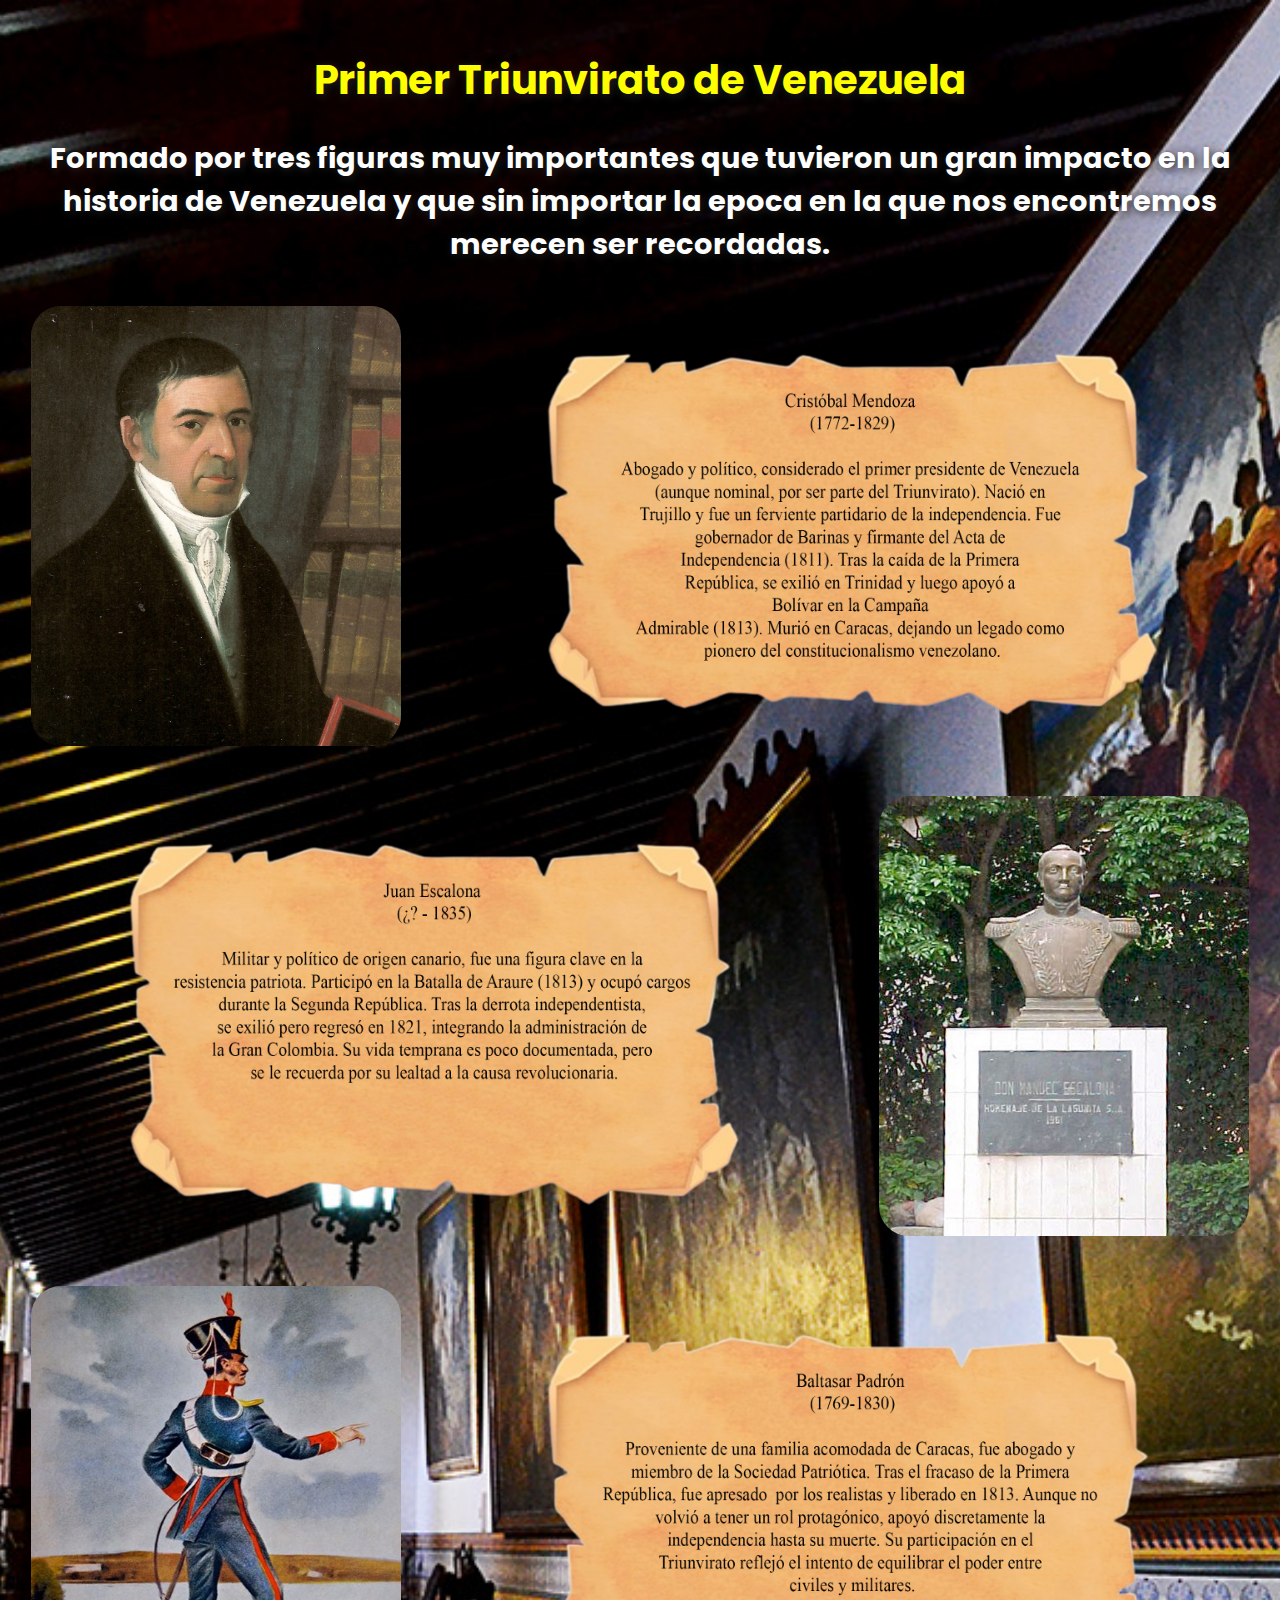
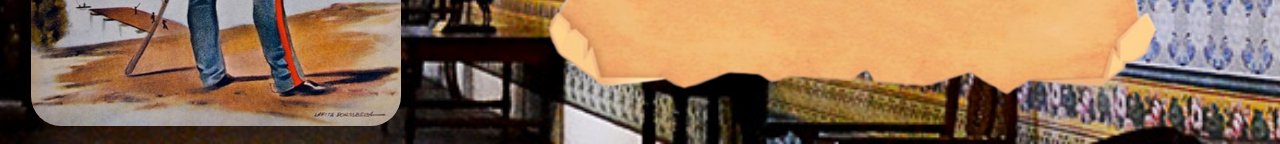
<file: Personajes.html>
<!DOCTYPE html>
<html lang="en">
<head>
    <meta charset="UTF-8">
    <meta name="viewport" content="width=device-width, initial-scale=1.0">
    <title>Primer Triunvirato de Venezuela</title>
    <link rel="stylesheet" href="Personajes.css">
    <link rel="icon" href="images/Escudo_de_Armas_de_Venezuela_2006.png" type="image/x-icon">
    <link href="https://fonts.googleapis.com/css2?family=Poppins:wght@400;500;600;700;800&display=swap" rel="stylesheet">
</head>
<body>
    <h1 class="titulo-personajes">Primer Triunvirato de Venezuela</h1>
    <h2>Formado por tres figuras muy importantes que tuvieron un gran impacto en la historia de Venezuela y que sin
        importar la epoca en la que nos encontremos merecen ser recordadas.
    </h2>
     <div class="personajes-row">
        <div class="personaje-img-container">
            <img src="images/Simon-bolivar.jpg" alt="Simón Bolívar" class="personaje-img">
        </div>
        <div class="personaje-img-container">
            <img src="images/personaje1.png" alt="Descripción personaje 1" class="personaje-img personaje1-img">
        </div>
    </div>

    <div class="personajes-row2">
        <div class="personaje-img-container">
            <img src="images/personaje2.png" alt="Descripción personaje 2" class="personaje-img2 personaje2-img">
        </div>
        <div class="personaje-img-container2">
            <img src="images/PedroCamejo1.jpg" alt="Pedro Camejo" class="personaje-img2">
        </div>
    </div>

    <div class="personajes-row3">
        <div class="personaje-img-container3">
            <img src="images/simon-rodriguez-2.jpg" alt="Simón Rodríguez" class="personaje-img3">
        </div>
        <div class="personaje-img-container3">
            <img src="images/personaje3.png" alt="Descripción personaje 3" class="personaje-img3 personaje3-img">
        </div>
    </div>

</body>
</html>
</file>
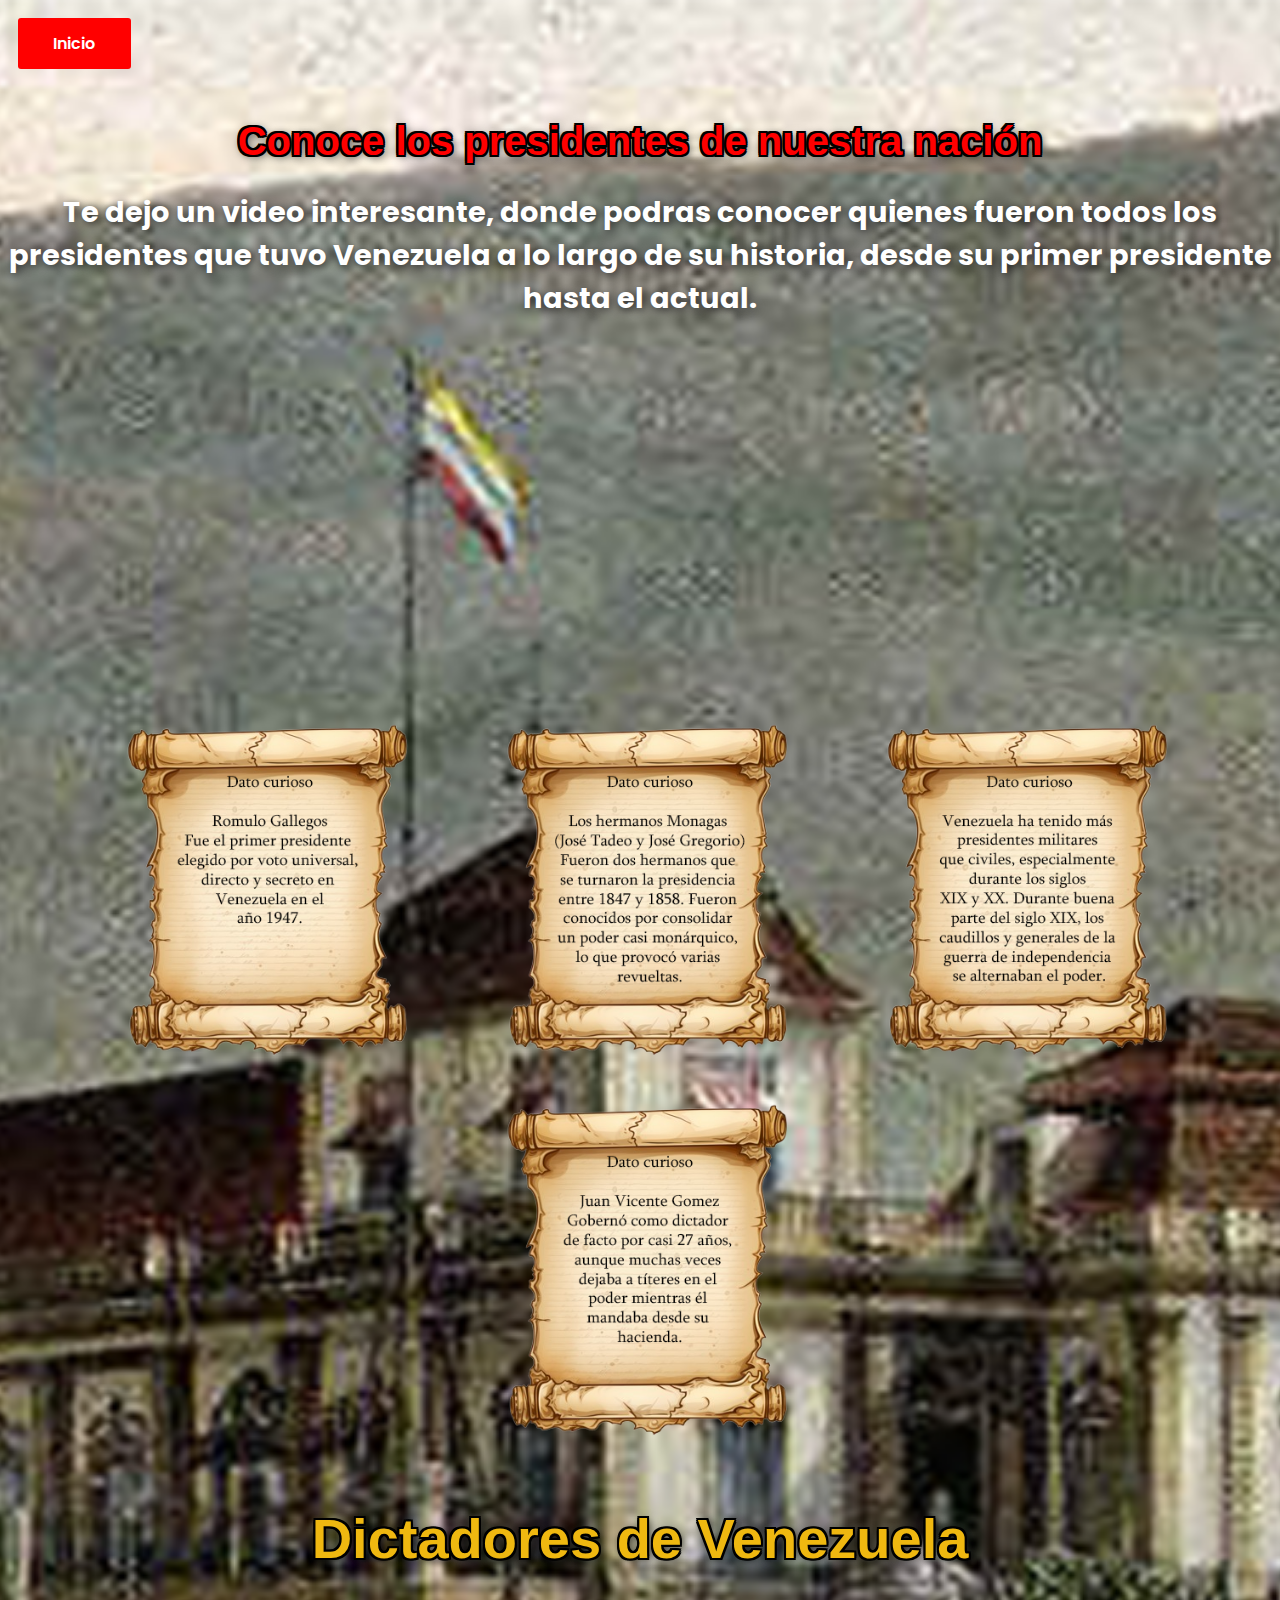
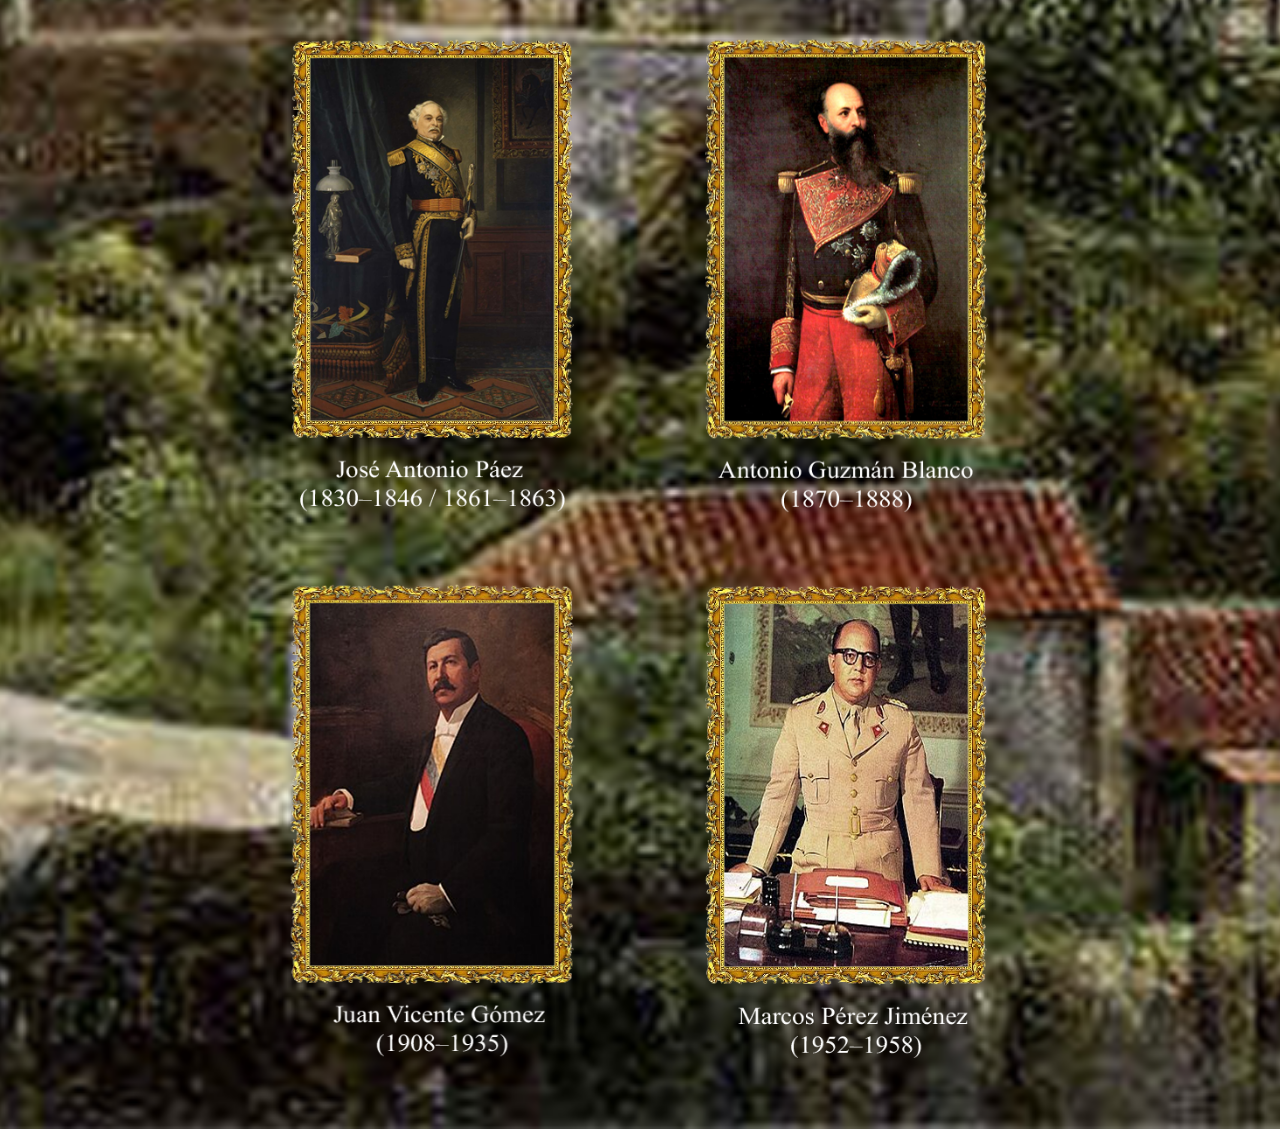
<file: Presidentes.html>
<!DOCTYPE html>
<html lang="en">
<head>
    <meta charset="UTF-8">
    <meta name="viewport" content="width=device-width, initial-scale=1.0">
    <title>Presidentes de Venezuela</title>
    <link rel="stylesheet" href="Presidentes.css">
    <link rel="icon" href="images/Escudo_de_Armas_de_Venezuela_2006.png" type="image/x-icon">
    <link href="https://fonts.googleapis.com/css2?family=Poppins:wght@400;500;600;700;800&display=swap" rel="stylesheet">
</head>
<body>
    <div>
    <a href="index.html" class="btn-back">Inicio</a>
    </div>
    <h1 class="titulo-presidentes">Conoce los presidentes de nuestra nación</h1>
    <h2>Te dejo un video interesante, donde podras conocer quienes fueron todos los presidentes que tuvo Venezuela
        a lo largo de su historia, desde su primer presidente hasta el actual.
    </h2>
    <div class="video-container">
        <iframe width="560" height="315" src="https://www.youtube.com/embed/3U7lbxQ_RiY?si=Z-EgxkGA2eJC_g69&autoplay=1&mute=1" 
        title="YouTube video player" frameborder="0" 
        allow="accelerometer; autoplay; clipboard-write; encrypted-media; gyroscope; picture-in-picture; web-share" 
        referrerpolicy="strict-origin-when-cross-origin" allowfullscreen></iframe>
    </div>
    <div class="datos-curiosos-row">
        <img src="images/dato curioso1.png" alt="Dato curioso 1 sobre presidentes de Venezuela" class="dato-curioso-img">
        <img src="images/dato curioso2.png" alt="Dato curioso 2 sobre presidentes de Venezuela" class="dato-curioso-img">
        <img src="images/dato curioso3.png" alt="Dato curioso 3 sobre presidentes de Venezuela" class="dato-curioso-img">
        <img src="images/dato curioso4.png" alt="Old parchment scroll with decorative edges displaying a fun fact about Juan Vicente Gomez. The text reads: Dato curioso. Juan Vicente Gomez Gobernó como dictador de facto por casi 27 años, aunque muchas veces dejaba a títeres en el poder mientras él mandaba desde su hacienda. The tone is informative and historical." class="dato-curioso-img">
    </div>

    <h2 class="titulo-dictadores">Dictadores de Venezuela</h2>
    <div class="dictadores-grid">
        <img src="images/dic1.png" alt="Dictadores de venezuela">
        <img src="images/dic2.png" alt="Dictadores de venezuela">
        <img src="images/dic3.png" alt="Dictadores de venezuela">
        <img src="images/dic4.png" alt="Dictadores de venezuela">
    </div>
</body>
</html>
</file>
<file: Personajes.css>
body {
    background-image: url(images/tito13.jpg);
    background-size: cover;
    background-repeat: no-repeat;
    background-position: center;
    min-height: 100vh;
    font-family: 'Poppins', Arial, sans-serif;
}

.titulo-personajes {
    text-align: center;
    margin-top: 50px;
    color: yellow;
    font-size: 2.5rem;
    text-shadow: 2px 2px 10px #222;
    font-family: 'Felix Titling', 'Poppins', Arial, sans-serif;
}

h2 {
    text-align: center;
    color: #ffffff;
    font-size: 1.8rem;
    text-shadow: 2px 2px 10px #222;
    margin-top: 20px;
    font-family: 'Poppins', Arial, sans-serif;
}

.personajes-row {
    display: flex;
    justify-content: center;
    align-items: flex-start;
    gap: 48px;
    margin-top: 40px;
    flex-wrap: wrap;
}

.personaje-img-container {
    display: flex;
    justify-content: center;
    align-items: center;
    margin: 0;
}

.personaje-img {
    max-width: 370px;
    width: 100%;
    height: auto;
    border-radius: 30px;
    background: none;
    transition: transform 0.22s cubic-bezier(.4,1.4,.6,1);
    cursor: pointer;
}

.personaje1-img {
    max-width: 800px;
    transition: transform 0.22s cubic-bezier(.4,1.4,.6,1);
    cursor: pointer;
}

.personaje1-img:hover {
    transform: scale(1.13);
    z-index: 2;
}

.personajes-row2 {
    display: flex;
    justify-content: center;
    align-items: flex-start;
    gap: 48px;
    margin-top: 40px;
    flex-wrap: wrap;
}

.personaje-img-container2 {
    display: flex;
    justify-content: center;
    align-items: center;
    margin: 0;
}

.personaje-img2 {
    max-width: 370px;
    width: 100%;
    height: auto;
    border-radius: 30px;
    background: none;
    transition: transform 0.22s cubic-bezier(.4,1.4,.6,1);
    cursor: pointer;
}

.personaje2-img {
    max-width: 800px;
    transition: transform 0.22s cubic-bezier(.4,1.4,.6,1);
    cursor: pointer;
}

.personaje2-img:hover {
    transform: scale(1.13);
    z-index: 2;
}

.personajes-row3 {
    display: flex;
    justify-content: center;
    align-items: flex-start;
    gap: 48px;
    margin-top: 40px;
    flex-wrap: wrap;
}

.personaje-img-container3 {
    display: flex;
    justify-content: center;
    align-items: center;
    margin: 0;
}

.personaje-img3 {
    max-width: 370px;
    width: 100%;
    height: auto;
    border-radius: 30px;
    background: none;
    transition: transform 0.22s cubic-bezier(.4,1.4,.6,1);
    cursor: pointer;
}

.personaje3-img {
    max-width: 800px;
    transition: transform 0.22s cubic-bezier(.4,1.4,.6,1);
    cursor: pointer;
}

.personaje3-img:hover {
    transform: scale(1.13);
    z-index: 2;
}

/* --- RESPONSIVE DESIGN --- */
@media screen and (max-width: 900px) {
    .personajes-row,
    .personajes-row2,
    .personajes-row3 {
        flex-direction: column;
        gap: 24px;
        align-items: center;
    }
    .personaje-img,
    .personaje-img2,
    .personaje-img3,
    .personaje1-img,
    .personaje2-img,
    .personaje3-img {
        max-width: 90vw !important;
    }
}

@media screen and (max-width: 600px) {
   
    .personaje-img,
    .personaje-img2,
    .personaje-img3,
    .personaje1-img,
    .personaje2-img,
    .personaje3-img {
        max-width: 98vw !important;
    }
    .video-container {
        margin: 30px 0 20px 0;
    }
    .video-container iframe {
        width: 98vw;
        height: 200px;
    }
}
</file>
<file: Presidentes.css>
body {
    background-image: url(images/fondopresi.png);
    background-size: cover;
    background-repeat: no-repeat;
    background-position: center;
    min-height: 100vh;
    font-family: 'Poppins', Arial, sans-serif; /* Fuente igual que en Pagina.css */
}

.titulo-presidentes {
    text-align: center;
    margin-top: 50px;
    color: #ff0000;
    font-size: 2.5rem;
    text-shadow:
        -2px -2px 0 #000,
         2px -2px 0 #000,
        -2px  2px 0 #000,
         2px  2px 0 #000,
         0px  2px 0 #000,
         2px  0px 0 #000,
         0px -2px 0 #000,
        -2px  0px 0 #000,
         2px  2px 10px #222; /* Sombra suave adicional */
    font-family: 'Felix Titling', Arial, sans-serif;
}

.btn-back {
    display: inline-block;
    border-radius: 3px;
    margin-top: 10px;
    margin-left: 10px;
    padding: 13px 35px;
    background-color: red;
    color: white;
    transition: transform 0.2s ease, box-shadow 0.2s ease;
    font-weight: 600;
    font-family: 'Poppins', Arial, sans-serif;
}

a.btn-back {
    text-decoration: none;
}

.btn-back:hover {
    transform: scale(1.1);
     background-color: rgb(255, 255, 255);
    color: rgb(255, 0, 0);
    box-shadow: 0 4px 16px rgba(255,0,0,0.18);
}

.titulo-dictadores {
    text-align: center;
    margin-top: 30px;
    color: #efb810;
    font-size: 3.5rem;
    text-shadow:
        -2px -2px 0 #000,
         2px -2px 0 #000,
        -2px  2px 0 #000,
         2px  2px 0 #000,
         0px  2px 0 #000,
         2px  0px 0 #000,
         0px -2px 0 #000,
        -2px  0px 0 #000,
         2px  2px 10px #222; /* Sombra suave adicional */
    font-family: 'Felix Titling', Arial, sans-serif;
}

h2 {
    text-align: center;
    color: #ffffff;
    font-size: 1.8rem;
    text-shadow: 2px 2px 10px #222;
    margin-top: 20px;
    font-family: 'Poppins', Arial, sans-serif;
}

.video-container {
    display: flex;
    justify-content: center;
    align-items: center;
    margin: 35px 0;
    width: 100%;
}

.dato-curioso-container {
    display: flex;
    justify-content: center;
    align-items: center;
    margin: 30px 0 50px 0;
}

.dato-curioso-img {
    max-width: 340px;
    width: 100%;
    height: auto;
    border-radius: 10px;
    padding: 8px;
    background: none;
    transition: transform 0.22s cubic-bezier(.4,1.4,.6,1);
    cursor: pointer;
    box-shadow: none; /* Quita la sombra */
}

.dato-curioso-img:hover {
    transform: scale(1.13);
    z-index: 2;
}

.dato-curioso-container2 {
    display: flex;
    justify-content: center;
    align-items: center;
    margin: 30px 0 50px 0;
}

.dato-curioso-img2 {
    max-width: 350px;
    width: 100%;
    height: auto;
    display: block;
}

.dato-curioso-container {
    display: flex;
    justify-content: center;
    align-items: center;
    margin: 30px 0 50px 0;
}

.dato-curioso-img3 {
    max-width: 350px;
    width: 100%;
    height: auto;
    display: block;
}

.dato-curioso-container4 {
    display: flex;
    justify-content: center;
    align-items: center;
    margin: 30px 0 50px 0;
}

.dato-curioso-img4 {
    max-width: 350px;
    width: 100%;
    height: auto;
    display: block;
}

.datos-curiosos-row {
    display: flex;
    justify-content: center;
    align-items: flex-start;
    gap: 24px;
    margin: 40px 0 60px 0;
    flex-wrap: wrap;
}

.dictadores-grid {
    display: grid;
    grid-template-columns: repeat(2, 1fr);
    gap: 28px;
    justify-items: center;
    margin: 30px auto 50px auto;
    max-width: 800px;
}

.dictadores-grid img {
    max-width: 100%;
    width: 320px;
    height: auto;
    border-radius: 12px;
    box-shadow: none;
    transition: transform 0.22s cubic-bezier(.4,1.4,.6,1), box-shadow 0.22s;
    cursor: pointer;
}

.dictadores-grid img:hover {
    transform: scale(1.13);
    z-index: 2;
}

/* --- RESPONSIVE DESIGN --- */
@media screen and (max-width: 900px) {
    
    .datos-curiosos-row {
        flex-direction: column;
        gap: 18px;
        align-items: center;
    }
    .dato-curioso-img {
        max-width: 90vw;
    }
    .dictadores-grid {
        grid-template-columns: 1fr;
        max-width: 98vw;
    }
    .dictadores-grid img {
        width: 90vw;
        max-width: 98vw;
        height: auto;
    }
}

@media screen and (max-width: 700px) {
    .dictadores-grid {
        grid-template-columns: 1fr;
    }
}

@media screen and (max-width: 600px) {
  
    .video-container iframe {
        width: 98vw;
        height: 200px;
    }
    .dato-curioso-img {
        max-width: 98vw;
    }
    .dictadores-grid img {
        width: 98vw;
        max-width: 98vw;
        height: auto;
    }
}
</file>
